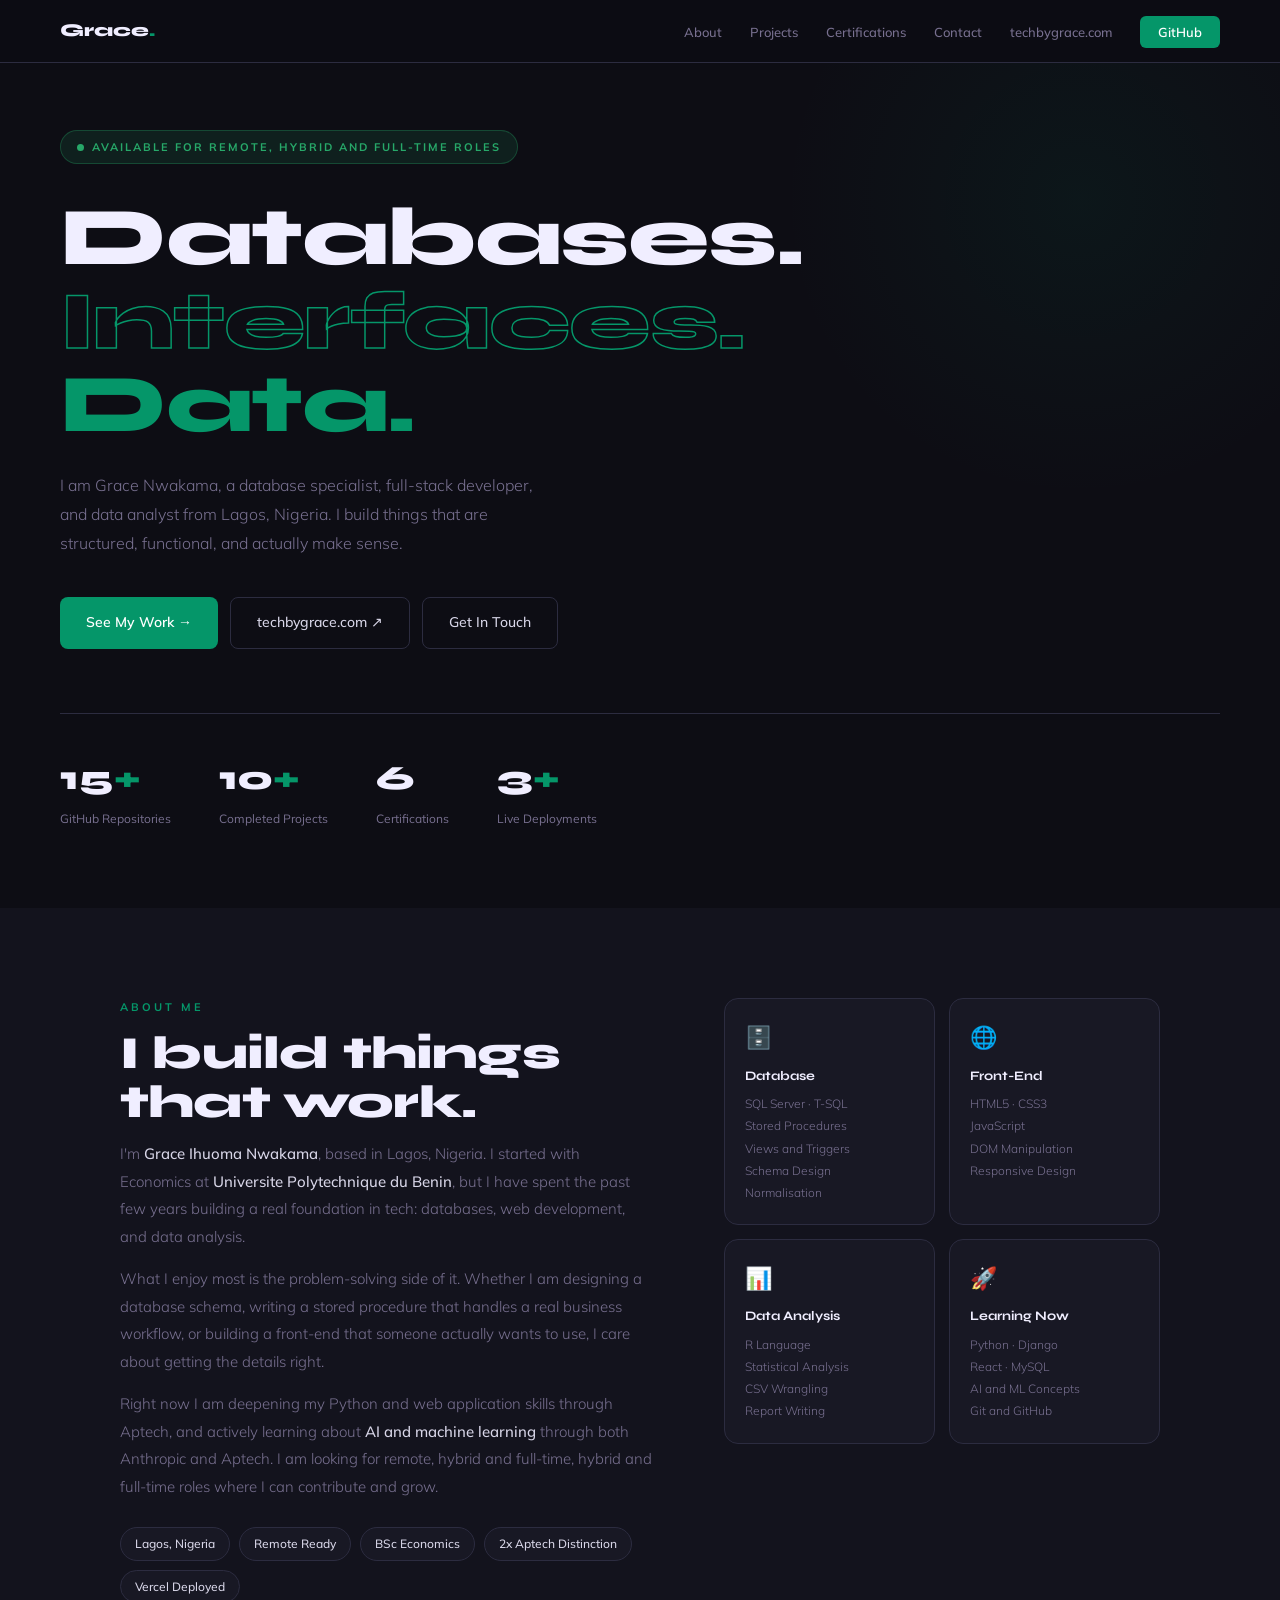
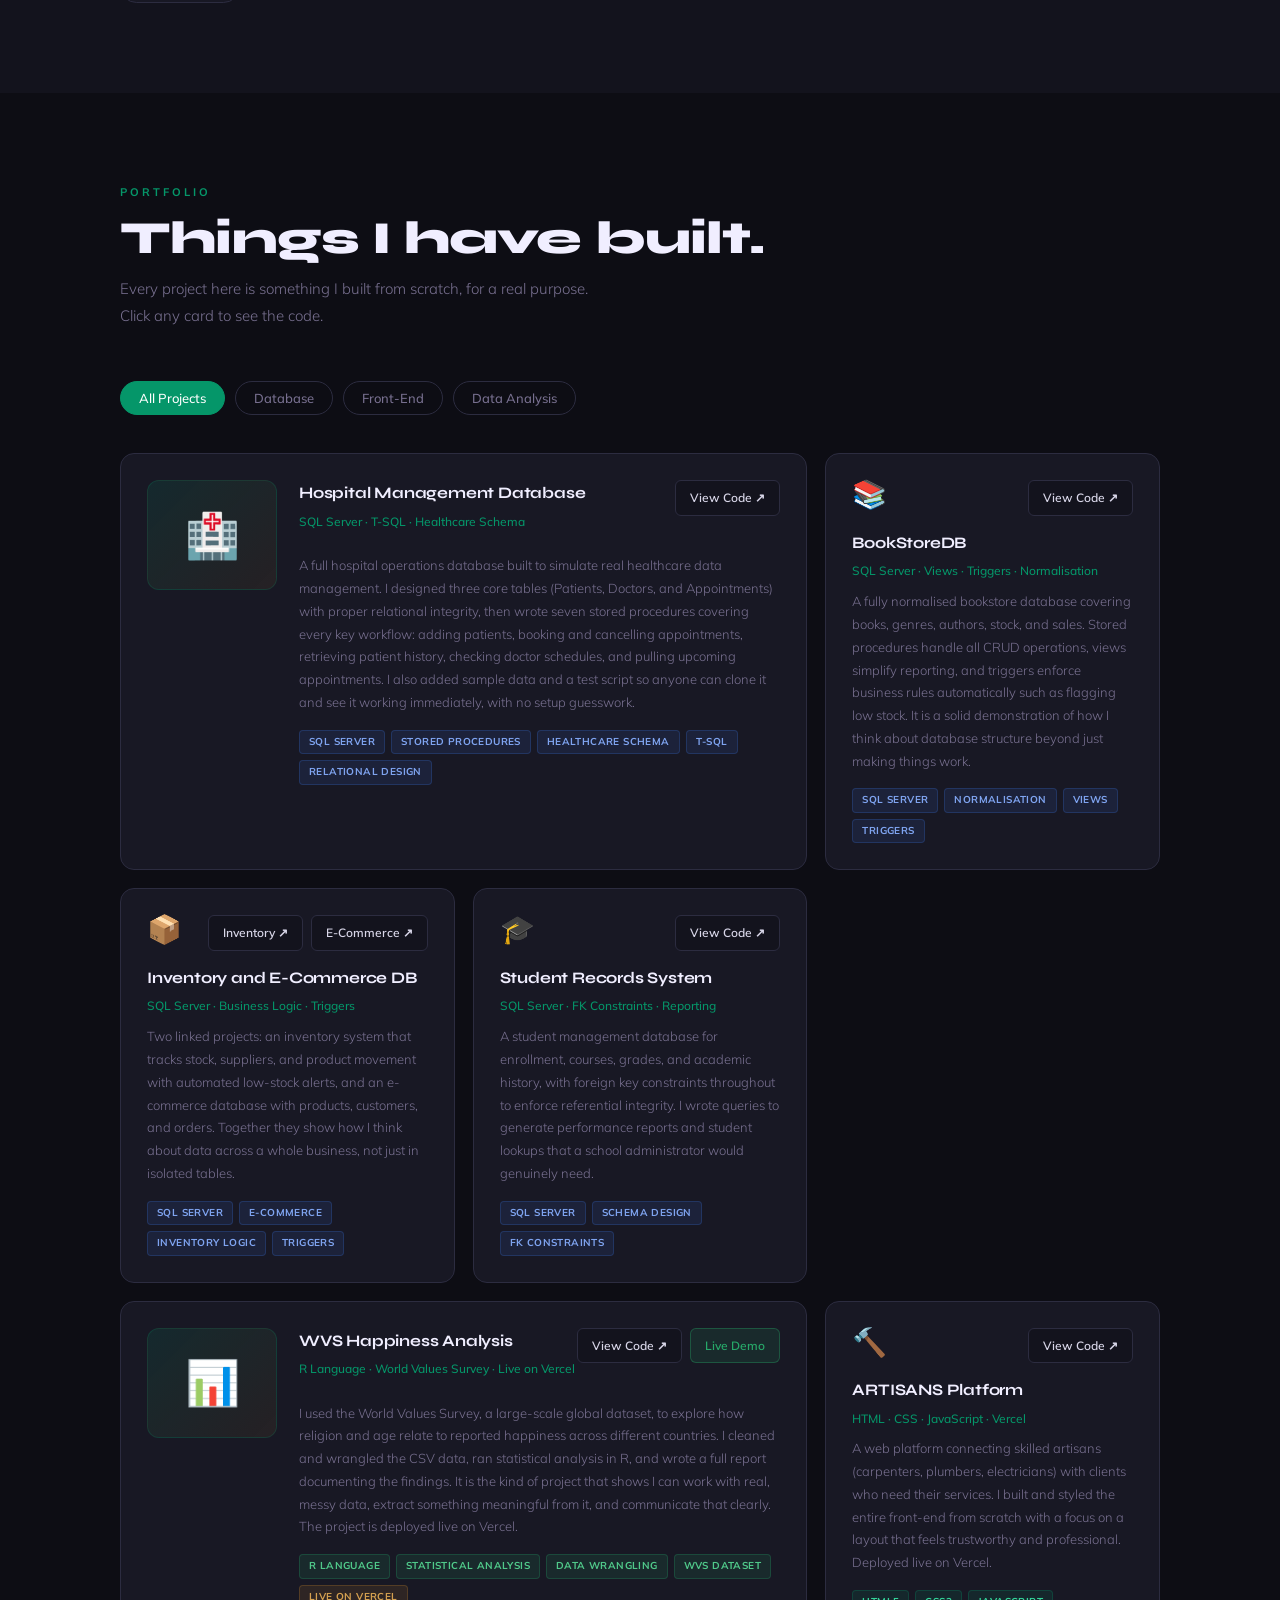
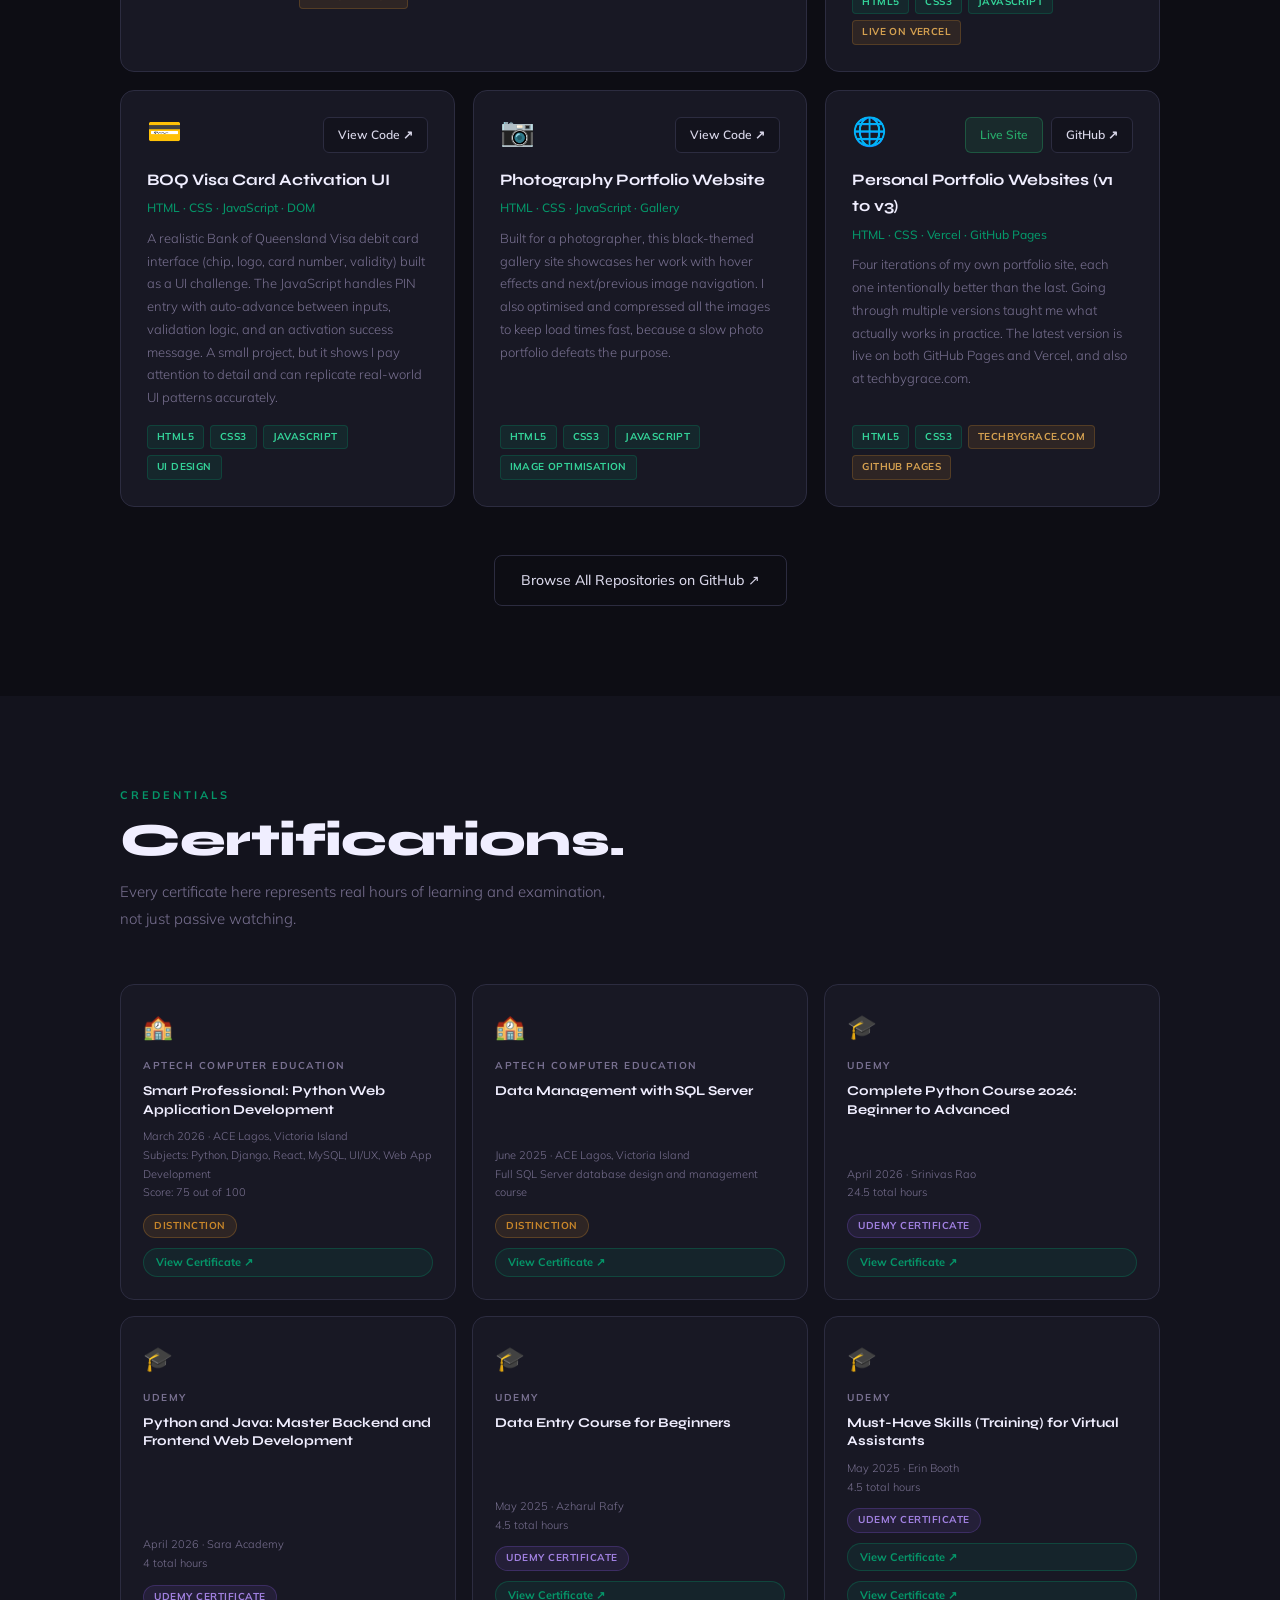
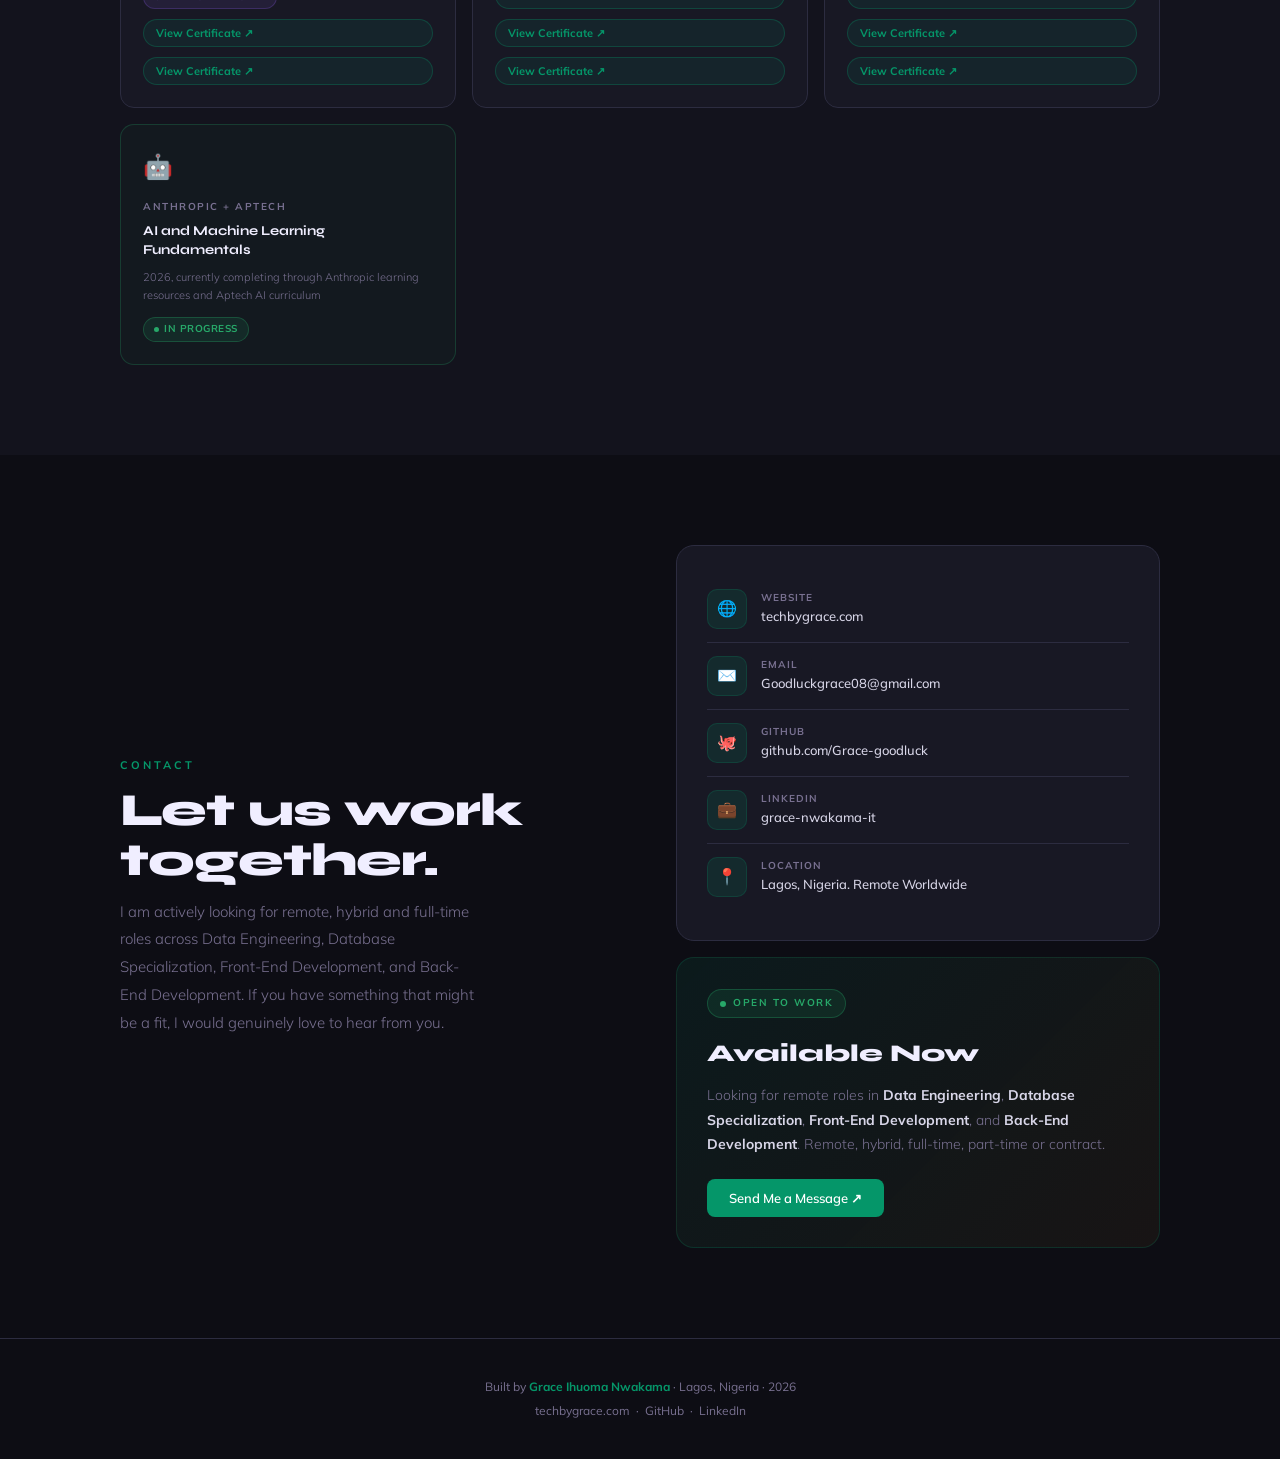
<file: porfolio.html>
<!DOCTYPE html>
<html lang="en">
<head>
<meta charset="UTF-8">
<meta name="viewport" content="width=device-width, initial-scale=1.0">
<title>Grace Nwakama Portfolio</title>
<link href="https://fonts.googleapis.com/css2?family=Syne:wght@400;700;800&family=Mulish:wght@300;400;500;600&display=swap" rel="stylesheet">
<style>
*,*::before,*::after{margin:0;padding:0;box-sizing:border-box;}

:root{
  --bg: #0d0d14;
  --surface: #13131d;
  --card: #181824;
  --card2: #1e1e2c;
  --border: #2c2c40;
  --accent: #059669;
  --accent-dim: rgba(5,150,105,0.15);
  --gold: #c8862a;
  --green: #27a869;
  --green-dim: rgba(39,168,105,0.12);
  --blue: #3a6fd8;
  --text: #d8d6e8;
  --muted: #787090;
  --white: #f0eeff;
  --fd: 'Syne', sans-serif;
  --fb: 'Mulish', sans-serif;
  --rad: 14px;
}

html { scroll-behavior: smooth; }

body {
  font-family: var(--fb);
  background-color: var(--bg);
  color: var(--text);
  line-height: 1.65;
  overflow-x: hidden;
}

/* ── NAV ── */
nav {
  position: fixed; top: 0; left: 0; right: 0; z-index: 200;
  display: flex; justify-content: space-between; align-items: center;
  padding: 16px 60px;
  background-color: rgba(13,13,20,0.95);
  border-bottom: 1px solid var(--border);
}
.logo { font-family: var(--fd); font-weight: 800; font-size: 18px; color: var(--white); text-decoration: none; }
.logo em { color: var(--accent); font-style: normal; }
.nav-links { display: flex; gap: 28px; list-style: none; align-items: center; }
.nav-links a { color: var(--muted); text-decoration: none; font-size: 13px; font-weight: 500; transition: color 0.2s; }
.nav-links a:hover { color: var(--white); }
.nav-btn { background: var(--accent) !important; color: white !important; padding: 8px 18px; border-radius: 6px; font-weight: 600 !important; }
.nav-btn:hover { opacity: 0.85; }

/* ── HERO ── */
#hero {
  min-height: 100vh;
  display: flex; flex-direction: column; justify-content: center;
  padding: 130px 60px 80px;
  position: relative;
  background-color: var(--bg);
}
.hero-glow {
  position: absolute; pointer-events: none; border-radius: 50%;
  width: 600px; height: 600px;
  background: radial-gradient(circle, rgba(5,150,105,0.07) 0%, transparent 70%);
  top: -100px; right: -100px;
}

.avail-badge {
  display: inline-flex; align-items: center; gap: 8px;
  background-color: var(--green-dim);
  border: 1px solid rgba(39,168,105,0.3);
  color: var(--green);
  font-size: 11px; font-weight: 700; letter-spacing: 2px; text-transform: uppercase;
  padding: 7px 16px; border-radius: 100px;
  margin-bottom: 32px; width: fit-content;
}
.avail-badge::before {
  content: ''; width: 7px; height: 7px;
  background: var(--green); border-radius: 50%;
  animation: blink 2s infinite;
}
@keyframes blink { 0%,100%{opacity:1;} 50%{opacity:0.3;} }

h1 {
  font-family: var(--fd);
  font-size: clamp(46px, 7vw, 82px);
  font-weight: 800;
  line-height: 1.02;
  letter-spacing: -1.5px;
  color: var(--white);
  max-width: 800px;
  margin-bottom: 24px;
}
h1 .line-outline {
  color: transparent;
  -webkit-text-stroke: 1.5px var(--accent);
}
h1 .line-accent { color: var(--accent); }

.hero-sub {
  font-size: 16px; color: var(--muted); font-weight: 300;
  max-width: 480px; line-height: 1.8; margin-bottom: 40px;
}

.hero-btns { display: flex; gap: 12px; flex-wrap: wrap; margin-bottom: 64px; }

.btn-fill {
  display: inline-flex; align-items: center; gap: 8px;
  background: var(--accent); color: white;
  text-decoration: none; padding: 13px 26px; border-radius: 8px;
  font-weight: 600; font-size: 14px; font-family: var(--fb);
  transition: opacity 0.2s, transform 0.2s;
}
.btn-fill:hover { opacity: 0.88; transform: translateY(-2px); }

.btn-ghost {
  display: inline-flex; align-items: center; gap: 8px;
  background: transparent; color: var(--text);
  text-decoration: none; padding: 13px 26px; border-radius: 8px;
  font-weight: 500; font-size: 14px; font-family: var(--fb);
  border: 1px solid var(--border);
  transition: border-color 0.2s, color 0.2s;
}
.btn-ghost:hover { border-color: var(--accent); color: var(--accent); }

.hero-stats {
  display: flex; gap: 48px; flex-wrap: wrap;
  padding-top: 36px; border-top: 1px solid var(--border);
}
.stat-num { font-family: var(--fd); font-size: 34px; font-weight: 800; color: var(--white); }
.stat-num span { color: var(--accent); }
.stat-label { font-size: 12px; color: var(--muted); margin-top: 3px; }

/* ── SECTION COMMONS ── */
.sec-dark { background-color: var(--surface); padding: 90px 0; }
.sec-main { background-color: var(--bg); padding: 90px 0; }
.wrap { max-width: 1160px; margin: 0 auto; padding: 0 60px; }

.eyebrow {
  font-size: 11px; font-weight: 700; letter-spacing: 3px;
  text-transform: uppercase; color: var(--accent); margin-bottom: 12px;
}
h2 {
  font-family: var(--fd);
  font-size: clamp(30px, 4.5vw, 46px);
  font-weight: 800; color: var(--white);
  letter-spacing: -0.8px; line-height: 1.08;
  margin-bottom: 12px;
}
.sec-sub {
  font-size: 15px; color: var(--muted); max-width: 500px;
  font-weight: 300; line-height: 1.8; margin-bottom: 52px;
}

/* ── ABOUT ── */
.about-grid { display: grid; grid-template-columns: 1.1fr 0.9fr; gap: 72px; align-items: start; }
.about-text p { font-size: 15px; color: var(--muted); line-height: 1.85; margin-bottom: 14px; font-weight: 300; }
.about-text strong { color: var(--text); font-weight: 500; }
.chips { display: flex; flex-wrap: wrap; gap: 9px; margin-top: 26px; }
.chip {
  background: var(--card); border: 1px solid var(--border);
  color: var(--text); padding: 6px 14px; border-radius: 100px;
  font-size: 12px; font-weight: 500;
}

.skill-grid { display: grid; grid-template-columns: 1fr 1fr; gap: 14px; }
.sk {
  background: var(--card); border: 1px solid var(--border);
  border-radius: var(--rad); padding: 20px;
  transition: border-color 0.25s, transform 0.25s;
}
.sk:hover { border-color: rgba(5,150,105,0.4); transform: translateY(-2px); }
.sk-ico { font-size: 22px; margin-bottom: 10px; }
.sk-name { font-family: var(--fd); font-size: 13px; font-weight: 700; color: var(--white); margin-bottom: 6px; }
.sk-list { font-size: 12px; color: var(--muted); line-height: 1.85; font-weight: 300; }

/* ── FILTER BAR ── */
.filter-bar { display: flex; gap: 10px; margin-bottom: 38px; flex-wrap: wrap; }
.fb {
  background: transparent; border: 1px solid var(--border);
  color: var(--muted); padding: 8px 18px; border-radius: 100px;
  font-size: 13px; font-weight: 500; cursor: pointer;
  font-family: var(--fb); transition: all 0.2s;
}
.fb:hover { border-color: var(--accent); color: var(--text); }
.fb.on { background: var(--accent); border-color: var(--accent); color: white; }

/* ── PROJECT GRID ── */
.pg { display: grid; grid-template-columns: repeat(3, 1fr); gap: 18px; }

.pc {
  background: var(--card);
  border: 1px solid var(--border);
  border-radius: var(--rad);
  padding: 26px;
  display: flex; flex-direction: column;
  transition: border-color 0.25s, transform 0.25s, background 0.25s;
}
.pc:hover {
  border-color: rgba(5,150,105,0.4);
  background: var(--card2);
  transform: translateY(-4px);
}

.pc.feat { grid-column: span 2; }
.pc.feat .feat-inner { display: flex; gap: 22px; align-items: flex-start; }
.pc.feat .feat-icon {
  width: 130px; height: 110px; flex-shrink: 0;
  background: linear-gradient(135deg, rgba(5,150,105,0.14), rgba(200,134,42,0.08));
  border: 1px solid rgba(5,150,105,0.2);
  border-radius: 12px;
  display: flex; align-items: center; justify-content: center; font-size: 44px;
}

.pc-top { display: flex; justify-content: space-between; align-items: flex-start; margin-bottom: 14px; }
.pc-emoji { font-size: 28px; line-height: 1; }
.pc-btns { display: flex; gap: 8px; flex-wrap: wrap; }

/* ─ CARD BUTTONS ─ */
.cb {
  display: inline-flex; align-items: center; gap: 5px;
  padding: 7px 14px; border-radius: 6px;
  font-size: 12px; font-weight: 600; font-family: var(--fb);
  text-decoration: none; white-space: nowrap;
  transition: all 0.2s; cursor: pointer; border: none;
}
.cb-code {
  background: var(--surface);
  border: 1px solid var(--border);
  color: var(--text);
}
.cb-code:hover { background: var(--accent); border-color: var(--accent); color: white; }
.cb-live {
  background: var(--green-dim);
  border: 1px solid rgba(39,168,105,0.35);
  color: var(--green);
}
.cb-live:hover { background: var(--green); border-color: var(--green); color: white; }

.pc-name { font-family: var(--fd); font-size: 16px; font-weight: 700; color: var(--white); margin-bottom: 5px; letter-spacing: -0.2px; }
.pc-stack { font-size: 12px; color: var(--accent); font-weight: 500; margin-bottom: 9px; }
.pc-desc { font-size: 13px; color: var(--muted); line-height: 1.75; font-weight: 300; flex: 1; margin-bottom: 16px; }
.pc-tags { display: flex; flex-wrap: wrap; gap: 6px; margin-top: auto; }
.pt { font-size: 10px; font-weight: 700; padding: 3px 9px; border-radius: 4px; letter-spacing: 0.4px; text-transform: uppercase; }
.pt-db { background: rgba(58,111,216,0.12); border: 1px solid rgba(58,111,216,0.25); color: #7fa4f0; }
.pt-fe { background: rgba(5,150,105,0.12); border: 1px solid rgba(5,150,105,0.25); color: #34d399; }
.pt-data { background: rgba(39,168,105,0.12); border: 1px solid rgba(39,168,105,0.25); color: #50c98a; }
.pt-live { background: rgba(200,134,42,0.12); border: 1px solid rgba(200,134,42,0.25); color: #d4a050; }

/* ── CERTIFICATIONS ── */
.certs-grid { display: grid; grid-template-columns: repeat(3, 1fr); gap: 16px; }

.cert {
  background: var(--card); border: 1px solid var(--border);
  border-radius: var(--rad); padding: 22px;
  display: flex; flex-direction: column;
  transition: border-color 0.25s, transform 0.25s;
}
.cert:hover { border-color: rgba(5,150,105,0.35); transform: translateY(-2px); }
.cert.inprog { border-color: rgba(39,168,105,0.25); background: rgba(39,168,105,0.04); }

.cert-ico { font-size: 24px; margin-bottom: 12px; }
.cert-platform { font-size: 10px; font-weight: 700; letter-spacing: 1.5px; text-transform: uppercase; color: var(--muted); margin-bottom: 7px; }
.cert-name { font-family: var(--fd); font-size: 13.5px; font-weight: 700; color: var(--white); line-height: 1.38; margin-bottom: 8px; flex: 1; }
.cert-meta { font-size: 11px; color: var(--muted); font-weight: 300; line-height: 1.7; margin-bottom: 12px; }

.pill {
  display: inline-flex; align-items: center; gap: 5px;
  font-size: 10px; font-weight: 700; padding: 3px 10px;
  border-radius: 100px; text-transform: uppercase; letter-spacing: 0.5px;
  align-self: flex-start;
}
.pill-gold { background: rgba(200,134,42,0.12); border: 1px solid rgba(200,134,42,0.3); color: var(--gold); }
.pill-purple { background: rgba(120,80,200,0.12); border: 1px solid rgba(120,80,200,0.3); color: #a080e0; }
.pill-green { background: var(--green-dim); border: 1px solid rgba(39,168,105,0.3); color: var(--green); }
.pill-green::before { content: ''; width: 5px; height: 5px; background: var(--green); border-radius: 50%; animation: blink 2s infinite; }

/* ── CONTACT ── */
.contact-grid { display: grid; grid-template-columns: 1fr 1fr; gap: 72px; align-items: center; }

.contact-card {
  background: var(--card); border: 1px solid var(--border);
  border-radius: 18px; padding: 30px;
}
.clink {
  display: flex; align-items: center; gap: 14px;
  padding: 13px 0; border-bottom: 1px solid var(--border);
  text-decoration: none; transition: all 0.2s;
}
.clink:last-child { border-bottom: none; }
.clink:hover .clink-label { color: var(--accent); }
.clink-ico {
  width: 40px; height: 40px;
  background: var(--accent-dim); border: 1px solid rgba(5,150,105,0.2);
  border-radius: 10px; display: flex; align-items: center;
  justify-content: center; font-size: 16px; flex-shrink: 0;
  transition: background 0.2s;
}
.clink:hover .clink-ico { background: var(--accent); }
.clink-type { font-size: 10px; font-weight: 700; letter-spacing: 1px; text-transform: uppercase; color: var(--muted); }
.clink-label { font-size: 13px; font-weight: 500; color: var(--text); transition: color 0.2s; }

.otw {
  background: linear-gradient(135deg, rgba(5,150,105,0.1), rgba(200,134,42,0.06));
  border: 1px solid rgba(5,150,105,0.2);
  border-radius: 18px; padding: 30px;
}
.otw-badge {
  display: inline-flex; align-items: center; gap: 7px;
  background: var(--green-dim); border: 1px solid rgba(39,168,105,0.3);
  color: var(--green); font-size: 10px; font-weight: 700; letter-spacing: 1.5px;
  text-transform: uppercase; padding: 5px 12px; border-radius: 100px; margin-bottom: 16px;
}
.otw-badge::before { content: ''; width: 6px; height: 6px; background: var(--green); border-radius: 50%; animation: blink 2s infinite; }
.otw-title { font-family: var(--fd); font-size: 24px; font-weight: 800; color: var(--white); margin-bottom: 10px; }
.otw-body { font-size: 14px; color: var(--muted); line-height: 1.75; font-weight: 300; margin-bottom: 22px; }

/* ── FOOTER ── */
footer {
  text-align: center; padding: 36px 60px;
  border-top: 1px solid var(--border);
  color: var(--muted); font-size: 12px; line-height: 2;
}
footer a { color: var(--muted); text-decoration: none; }
footer a:hover { color: var(--accent); }
footer strong { color: var(--accent); }

/* ── RESPONSIVE ── */
@media (max-width: 900px) {
  nav { padding: 14px 20px; }
  .nav-links li:not(:last-child) { display: none; }
  #hero, .wrap { padding-left: 20px; padding-right: 20px; }
  #hero { padding-top: 100px; }
  .hero-stats { gap: 24px; }
  .about-grid, .contact-grid { grid-template-columns: 1fr; gap: 40px; }
  .skill-grid { grid-template-columns: 1fr 1fr; }
  .pg { grid-template-columns: 1fr; }
  .pc.feat { grid-column: span 1; }
  .pc.feat .feat-inner { flex-direction: column; }
  .pc.feat .feat-icon { width: 100%; height: 80px; }
  .certs-grid { grid-template-columns: 1fr 1fr; }
  footer { padding: 28px 20px; }
}
</style>
</head>
<body>

<!-- NAV -->
<nav>
  <a class="logo" href="#hero">Grace<em>.</em></a>
  <ul class="nav-links">
    <li><a href="#about">About</a></li>
    <li><a href="#projects">Projects</a></li>
    <li><a href="#certifications">Certifications</a></li>
    <li><a href="#contact">Contact</a></li>
    <li><a href="https://techbygrace.com" target="_blank">techbygrace.com</a></li>
    <li><a href="https://github.com/Grace-goodluck" target="_blank" class="nav-btn">GitHub</a></li>
  </ul>
</nav>

<!-- HERO -->
<section id="hero">
  <div class="hero-glow"></div>
  <div class="avail-badge">Available for Remote, Hybrid and Full-Time Roles</div>

  <h1>
    Databases.<br>
    <span class="line-outline">Interfaces.</span><br>
    <span class="line-accent">Data.</span>
  </h1>

  <p class="hero-sub">
    I am Grace Nwakama, a database specialist, full-stack developer, and data analyst from Lagos, Nigeria. I build things that are structured, functional, and actually make sense.
  </p>

  <div class="hero-btns">
    <a href="#projects" class="btn-fill">See My Work &rarr;</a>
    <a href="https://techbygrace.com" target="_blank" class="btn-ghost">techbygrace.com &nearr;</a>
    <a href="#contact" class="btn-ghost">Get In Touch</a>
  </div>

  <div class="hero-stats">
    <div>
      <div class="stat-num">15<span>+</span></div>
      <div class="stat-label">GitHub Repositories</div>
    </div>
    <div>
      <div class="stat-num">10<span>+</span></div>
      <div class="stat-label">Completed Projects</div>
    </div>
    <div>
      <div class="stat-num">6</div>
      <div class="stat-label">Certifications</div>
    </div>
    <div>
      <div class="stat-num">3<span>+</span></div>
      <div class="stat-label">Live Deployments</div>
    </div>
  </div>
</section>

<!-- ABOUT -->
<div id="about" class="sec-dark">
<div class="wrap">
  <div class="about-grid">
    <div class="about-text">
      <div class="eyebrow">About Me</div>
      <h2>I build things<br>that work.</h2>
      <p>I'm <strong>Grace Ihuoma Nwakama</strong>, based in Lagos, Nigeria. I started with Economics at <strong>Universite Polytechnique du Benin</strong>, but I have spent the past few years building a real foundation in tech: databases, web development, and data analysis.</p>
      <p>What I enjoy most is the problem-solving side of it. Whether I am designing a database schema, writing a stored procedure that handles a real business workflow, or building a front-end that someone actually wants to use, I care about getting the details right.</p>
      <p>Right now I am deepening my Python and web application skills through Aptech, and actively learning about <strong>AI and machine learning</strong> through both Anthropic and Aptech. I am looking for remote, hybrid and full-time, hybrid and full-time roles where I can contribute and grow.</p>
      <div class="chips">
        <span class="chip">Lagos, Nigeria</span>
        <span class="chip">Remote Ready</span>
        <span class="chip">BSc Economics</span>
        <span class="chip">2x Aptech Distinction</span>
        <span class="chip">Vercel Deployed</span>
      </div>
    </div>
    <div class="skill-grid">
      <div class="sk"><div class="sk-ico">🗄️</div><div class="sk-name">Database</div><div class="sk-list">SQL Server · T-SQL<br>Stored Procedures<br>Views and Triggers<br>Schema Design<br>Normalisation</div></div>
      <div class="sk"><div class="sk-ico">🌐</div><div class="sk-name">Front-End</div><div class="sk-list">HTML5 · CSS3<br>JavaScript<br>DOM Manipulation<br>Responsive Design</div></div>
      <div class="sk"><div class="sk-ico">📊</div><div class="sk-name">Data Analysis</div><div class="sk-list">R Language<br>Statistical Analysis<br>CSV Wrangling<br>Report Writing</div></div>
      <div class="sk"><div class="sk-ico">🚀</div><div class="sk-name">Learning Now</div><div class="sk-list">Python · Django<br>React · MySQL<br>AI and ML Concepts<br>Git and GitHub</div></div>
    </div>
  </div>
</div>
</div>

<!-- PROJECTS -->
<div id="projects" class="sec-main">
<div class="wrap">
  <div class="eyebrow">Portfolio</div>
  <h2>Things I have built.</h2>
  <p class="sec-sub">Every project here is something I built from scratch, for a real purpose. Click any card to see the code.</p>

  <div class="filter-bar">
    <button class="fb on" onclick="filter('all',this)">All Projects</button>
    <button class="fb" onclick="filter('db',this)">Database</button>
    <button class="fb" onclick="filter('fe',this)">Front-End</button>
    <button class="fb" onclick="filter('data',this)">Data Analysis</button>
  </div>

  <div class="pg" id="pg">

    <!-- FEATURED: Hospital DB -->
    <div class="pc feat" data-c="db">
      <div class="feat-inner">
        <div class="feat-icon">🏥</div>
        <div style="flex:1;">
          <div class="pc-top">
            <div>
              <div class="pc-name">Hospital Management Database</div>
              <div class="pc-stack">SQL Server · T-SQL · Healthcare Schema</div>
            </div>
            <div class="pc-btns">
              <a class="cb cb-code" href="https://github.com/Grace-goodluck/HospitalManagementDB" target="_blank">View Code &nearr;</a>
            </div>
          </div>
          <p class="pc-desc">A full hospital operations database built to simulate real healthcare data management. I designed three core tables (Patients, Doctors, and Appointments) with proper relational integrity, then wrote seven stored procedures covering every key workflow: adding patients, booking and cancelling appointments, retrieving patient history, checking doctor schedules, and pulling upcoming appointments. I also added sample data and a test script so anyone can clone it and see it working immediately, with no setup guesswork.</p>
          <div class="pc-tags">
            <span class="pt pt-db">SQL Server</span>
            <span class="pt pt-db">Stored Procedures</span>
            <span class="pt pt-db">Healthcare Schema</span>
            <span class="pt pt-db">T-SQL</span>
            <span class="pt pt-db">Relational Design</span>
          </div>
        </div>
      </div>
    </div>

    <!-- BookStoreDB -->
    <div class="pc" data-c="db">
      <div class="pc-top">
        <div class="pc-emoji">📚</div>
        <div class="pc-btns"><a class="cb cb-code" href="https://github.com/Grace-goodluck/BookStoreDB" target="_blank">View Code &nearr;</a></div>
      </div>
      <div class="pc-name">BookStoreDB</div>
      <div class="pc-stack">SQL Server · Views · Triggers · Normalisation</div>
      <p class="pc-desc">A fully normalised bookstore database covering books, genres, authors, stock, and sales. Stored procedures handle all CRUD operations, views simplify reporting, and triggers enforce business rules automatically such as flagging low stock. It is a solid demonstration of how I think about database structure beyond just making things work.</p>
      <div class="pc-tags">
        <span class="pt pt-db">SQL Server</span>
        <span class="pt pt-db">Normalisation</span>
        <span class="pt pt-db">Views</span>
        <span class="pt pt-db">Triggers</span>
      </div>
    </div>

    <!-- Inventory + E-Commerce -->
    <div class="pc" data-c="db">
      <div class="pc-top">
        <div class="pc-emoji">📦</div>
        <div class="pc-btns">
          <a class="cb cb-code" href="https://github.com/Grace-goodluck/InventoryControlSQLProject" target="_blank">Inventory &nearr;</a>
          <a class="cb cb-code" href="https://github.com/Grace-goodluck/E-commerce-Database-SQL" target="_blank">E-Commerce &nearr;</a>
        </div>
      </div>
      <div class="pc-name">Inventory and E-Commerce DB</div>
      <div class="pc-stack">SQL Server · Business Logic · Triggers</div>
      <p class="pc-desc">Two linked projects: an inventory system that tracks stock, suppliers, and product movement with automated low-stock alerts, and an e-commerce database with products, customers, and orders. Together they show how I think about data across a whole business, not just in isolated tables.</p>
      <div class="pc-tags">
        <span class="pt pt-db">SQL Server</span>
        <span class="pt pt-db">E-Commerce</span>
        <span class="pt pt-db">Inventory Logic</span>
        <span class="pt pt-db">Triggers</span>
      </div>
    </div>

    <!-- Student Records -->
    <div class="pc" data-c="db">
      <div class="pc-top">
        <div class="pc-emoji">🎓</div>
        <div class="pc-btns"><a class="cb cb-code" href="https://github.com/Grace-goodluck/StudentRecordsSQLProject" target="_blank">View Code &nearr;</a></div>
      </div>
      <div class="pc-name">Student Records System</div>
      <div class="pc-stack">SQL Server · FK Constraints · Reporting</div>
      <p class="pc-desc">A student management database for enrollment, courses, grades, and academic history, with foreign key constraints throughout to enforce referential integrity. I wrote queries to generate performance reports and student lookups that a school administrator would genuinely need.</p>
      <div class="pc-tags">
        <span class="pt pt-db">SQL Server</span>
        <span class="pt pt-db">Schema Design</span>
        <span class="pt pt-db">FK Constraints</span>
      </div>
    </div>

    <!-- WVS Analysis FEATURED -->
    <div class="pc feat" data-c="data">
      <div class="feat-inner">
        <div class="feat-icon">📊</div>
        <div style="flex:1;">
          <div class="pc-top">
            <div>
              <div class="pc-name">WVS Happiness Analysis</div>
              <div class="pc-stack">R Language · World Values Survey · Live on Vercel</div>
            </div>
            <div class="pc-btns">
              <a class="cb cb-code" href="https://github.com/Grace-goodluck/WVS_happiness-analysis" target="_blank">View Code &nearr;</a>
              <a class="cb cb-live" href="https://wvs-happiness-analysis.vercel.app" target="_blank">Live Demo</a>
            </div>
          </div>
          <p class="pc-desc">I used the World Values Survey, a large-scale global dataset, to explore how religion and age relate to reported happiness across different countries. I cleaned and wrangled the CSV data, ran statistical analysis in R, and wrote a full report documenting the findings. It is the kind of project that shows I can work with real, messy data, extract something meaningful from it, and communicate that clearly. The project is deployed live on Vercel.</p>
          <div class="pc-tags">
            <span class="pt pt-data">R Language</span>
            <span class="pt pt-data">Statistical Analysis</span>
            <span class="pt pt-data">Data Wrangling</span>
            <span class="pt pt-data">WVS Dataset</span>
            <span class="pt pt-live">Live on Vercel</span>
          </div>
        </div>
      </div>
    </div>

    <!-- ARTISANS -->
    <div class="pc" data-c="fe">
      <div class="pc-top">
        <div class="pc-emoji">🔨</div>
        <div class="pc-btns"><a class="cb cb-code" href="https://github.com/Grace-goodluck/ARTISANS-" target="_blank">View Code &nearr;</a></div>
      </div>
      <div class="pc-name">ARTISANS Platform</div>
      <div class="pc-stack">HTML · CSS · JavaScript · Vercel</div>
      <p class="pc-desc">A web platform connecting skilled artisans (carpenters, plumbers, electricians) with clients who need their services. I built and styled the entire front-end from scratch with a focus on a layout that feels trustworthy and professional. Deployed live on Vercel.</p>
      <div class="pc-tags">
        <span class="pt pt-fe">HTML5</span>
        <span class="pt pt-fe">CSS3</span>
        <span class="pt pt-fe">JavaScript</span>
        <span class="pt pt-live">Live on Vercel</span>
      </div>
    </div>

    <!-- Visa Card -->
    <div class="pc" data-c="fe">
      <div class="pc-top">
        <div class="pc-emoji">💳</div>
        <div class="pc-btns"><a class="cb cb-code" href="https://github.com/Grace-goodluck/visa-card-activation" target="_blank">View Code &nearr;</a></div>
      </div>
      <div class="pc-name">BOQ Visa Card Activation UI</div>
      <div class="pc-stack">HTML · CSS · JavaScript · DOM</div>
      <p class="pc-desc">A realistic Bank of Queensland Visa debit card interface (chip, logo, card number, validity) built as a UI challenge. The JavaScript handles PIN entry with auto-advance between inputs, validation logic, and an activation success message. A small project, but it shows I pay attention to detail and can replicate real-world UI patterns accurately.</p>
      <div class="pc-tags">
        <span class="pt pt-fe">HTML5</span>
        <span class="pt pt-fe">CSS3</span>
        <span class="pt pt-fe">JavaScript</span>
        <span class="pt pt-fe">UI Design</span>
      </div>
    </div>

    <!-- Photography -->
    <div class="pc" data-c="fe">
      <div class="pc-top">
        <div class="pc-emoji">📷</div>
        <div class="pc-btns"><a class="cb cb-code" href="https://github.com/Grace-goodluck/Photography_mobileupdated" target="_blank">View Code &nearr;</a></div>
      </div>
      <div class="pc-name">Photography Portfolio Website</div>
      <div class="pc-stack">HTML · CSS · JavaScript · Gallery</div>
      <p class="pc-desc">Built for a photographer, this black-themed gallery site showcases her work with hover effects and next/previous image navigation. I also optimised and compressed all the images to keep load times fast, because a slow photo portfolio defeats the purpose.</p>
      <div class="pc-tags">
        <span class="pt pt-fe">HTML5</span>
        <span class="pt pt-fe">CSS3</span>
        <span class="pt pt-fe">JavaScript</span>
        <span class="pt pt-fe">Image Optimisation</span>
      </div>
    </div>

    <!-- Portfolio sites -->
    <div class="pc" data-c="fe">
      <div class="pc-top">
        <div class="pc-emoji">🌐</div>
        <div class="pc-btns">
          <a class="cb cb-live" href="https://techbygrace.com" target="_blank">Live Site</a>
          <a class="cb cb-code" href="https://github.com/Grace-goodluck/Grace-goodluck.github.io" target="_blank">GitHub &nearr;</a>
        </div>
      </div>
      <div class="pc-name">Personal Portfolio Websites (v1 to v3)</div>
      <div class="pc-stack">HTML · CSS · Vercel · GitHub Pages</div>
      <p class="pc-desc">Four iterations of my own portfolio site, each one intentionally better than the last. Going through multiple versions taught me what actually works in practice. The latest version is live on both GitHub Pages and Vercel, and also at techbygrace.com.</p>
      <div class="pc-tags">
        <span class="pt pt-fe">HTML5</span>
        <span class="pt pt-fe">CSS3</span>
        <span class="pt pt-live">techbygrace.com</span>
        <span class="pt pt-live">GitHub Pages</span>
      </div>
    </div>

  </div><!-- end pg -->

  <div style="text-align:center;margin-top:48px;">
    <a href="https://github.com/Grace-goodluck" target="_blank" class="btn-ghost">Browse All Repositories on GitHub &nearr;</a>
  </div>
</div>
</div>

<!-- CERTIFICATIONS -->
<div id="certifications" class="sec-dark">
<div class="wrap">
  <div class="eyebrow">Credentials</div>
  <h2>Certifications.</h2>
  <p class="sec-sub">Every certificate here represents real hours of learning and examination, not just passive watching.</p>

  <div class="certs-grid">

    <div class="cert">
      <div class="cert-ico">🏫</div>
      <div class="cert-platform">Aptech Computer Education</div>
      <div class="cert-name">Smart Professional: Python Web Application Development</div>
      <div class="cert-meta">March 2026 · ACE Lagos, Victoria Island<br>Subjects: Python, Django, React, MySQL, UI/UX, Web App Development<br>Score: 75 out of 100</div>
      <span class="pill pill-gold">Distinction</span>
          <a href="https://drive.google.com/file/d/1j-6Uyh8hScHeMguj0UTYbAtR9dIFBCGE/view?usp=drivesdk" target="_blank" style="display:inline-flex;align-items:center;gap:5px;margin-top:10px;font-size:11px;font-weight:700;color:#059669;text-decoration:none;background:rgba(5,150,105,0.1);border:1px solid rgba(5,150,105,0.3);padding:4px 12px;border-radius:100px;">View Certificate &nearr;</a>
    </div>

    <div class="cert">
      <div class="cert-ico">🏫</div>
      <div class="cert-platform">Aptech Computer Education</div>
      <div class="cert-name">Data Management with SQL Server</div>
      <div class="cert-meta">June 2025 · ACE Lagos, Victoria Island<br>Full SQL Server database design and management course</div>
      <span class="pill pill-gold">Distinction</span>
          <a href="https://drive.google.com/file/d/1mUeTyFSEmJYVe_BIez62v5AB01f_P6A8/view?usp=drivesdk" target="_blank" style="display:inline-flex;align-items:center;gap:5px;margin-top:10px;font-size:11px;font-weight:700;color:#059669;text-decoration:none;background:rgba(5,150,105,0.1);border:1px solid rgba(5,150,105,0.3);padding:4px 12px;border-radius:100px;">View Certificate &nearr;</a>
    </div>

    <div class="cert">
      <div class="cert-ico">🎓</div>
      <div class="cert-platform">Udemy</div>
      <div class="cert-name">Complete Python Course 2026: Beginner to Advanced</div>
      <div class="cert-meta">April 2026 · Srinivas Rao<br>24.5 total hours</div>
      <span class="pill pill-purple">Udemy Certificate</span>
          <a href="https://ude.my/UC-0f51baed-0dbd-43f7-9681-79aa3f6e2f0e" target="_blank" style="display:inline-flex;align-items:center;gap:5px;margin-top:10px;font-size:11px;font-weight:700;color:#059669;text-decoration:none;background:rgba(5,150,105,0.1);border:1px solid rgba(5,150,105,0.3);padding:4px 12px;border-radius:100px;">View Certificate &nearr;</a>
    </div>

    <div class="cert">
      <div class="cert-ico">🎓</div>
      <div class="cert-platform">Udemy</div>
      <div class="cert-name">Python and Java: Master Backend and Frontend Web Development</div>
      <div class="cert-meta">April 2026 · Sara Academy<br>4 total hours</div>
      <span class="pill pill-purple">Udemy Certificate</span>
          <a href="https://ude.my/UC-0f51baed-0dbd-43f7-9681-79aa3f6e2f0e" target="_blank" style="display:inline-flex;align-items:center;gap:5px;margin-top:10px;font-size:11px;font-weight:700;color:#059669;text-decoration:none;background:rgba(5,150,105,0.1);border:1px solid rgba(5,150,105,0.3);padding:4px 12px;border-radius:100px;">View Certificate &nearr;</a>
          <a href="https://ude.my/UC-002814f6-e1d9-4651-81d4-9d2e7ca4eb3f" target="_blank" style="display:inline-flex;align-items:center;gap:5px;margin-top:10px;font-size:11px;font-weight:700;color:#059669;text-decoration:none;background:rgba(5,150,105,0.1);border:1px solid rgba(5,150,105,0.3);padding:4px 12px;border-radius:100px;">View Certificate &nearr;</a>
    </div>

    <div class="cert">
      <div class="cert-ico">🎓</div>
      <div class="cert-platform">Udemy</div>
      <div class="cert-name">Data Entry Course for Beginners</div>
      <div class="cert-meta">May 2025 · Azharul Rafy<br>4.5 total hours</div>
      <span class="pill pill-purple">Udemy Certificate</span>
          <a href="https://ude.my/UC-ad963cf5-80ae-4e94-9adb-21c85103e974" target="_blank" style="display:inline-flex;align-items:center;gap:5px;margin-top:10px;font-size:11px;font-weight:700;color:#059669;text-decoration:none;background:rgba(5,150,105,0.1);border:1px solid rgba(5,150,105,0.3);padding:4px 12px;border-radius:100px;">View Certificate &nearr;</a>
          <a href="https://ude.my/UC-0f51baed-0dbd-43f7-9681-79aa3f6e2f0e" target="_blank" style="display:inline-flex;align-items:center;gap:5px;margin-top:10px;font-size:11px;font-weight:700;color:#059669;text-decoration:none;background:rgba(5,150,105,0.1);border:1px solid rgba(5,150,105,0.3);padding:4px 12px;border-radius:100px;">View Certificate &nearr;</a>
          <a href="https://ude.my/UC-002814f6-e1d9-4651-81d4-9d2e7ca4eb3f" target="_blank" style="display:inline-flex;align-items:center;gap:5px;margin-top:10px;font-size:11px;font-weight:700;color:#059669;text-decoration:none;background:rgba(5,150,105,0.1);border:1px solid rgba(5,150,105,0.3);padding:4px 12px;border-radius:100px;">View Certificate &nearr;</a>
    </div>

    <div class="cert">
      <div class="cert-ico">🎓</div>
      <div class="cert-platform">Udemy</div>
      <div class="cert-name">Must-Have Skills (Training) for Virtual Assistants</div>
      <div class="cert-meta">May 2025 · Erin Booth<br>4.5 total hours</div>
      <span class="pill pill-purple">Udemy Certificate</span>
          <a href="https://ude.my/UC-7b0cb166-8e14-42ce-ad32-47e17d42e681" target="_blank" style="display:inline-flex;align-items:center;gap:5px;margin-top:10px;font-size:11px;font-weight:700;color:#059669;text-decoration:none;background:rgba(5,150,105,0.1);border:1px solid rgba(5,150,105,0.3);padding:4px 12px;border-radius:100px;">View Certificate &nearr;</a>
          <a href="https://ude.my/UC-ad963cf5-80ae-4e94-9adb-21c85103e974" target="_blank" style="display:inline-flex;align-items:center;gap:5px;margin-top:10px;font-size:11px;font-weight:700;color:#059669;text-decoration:none;background:rgba(5,150,105,0.1);border:1px solid rgba(5,150,105,0.3);padding:4px 12px;border-radius:100px;">View Certificate &nearr;</a>
          <a href="https://ude.my/UC-0f51baed-0dbd-43f7-9681-79aa3f6e2f0e" target="_blank" style="display:inline-flex;align-items:center;gap:5px;margin-top:10px;font-size:11px;font-weight:700;color:#059669;text-decoration:none;background:rgba(5,150,105,0.1);border:1px solid rgba(5,150,105,0.3);padding:4px 12px;border-radius:100px;">View Certificate &nearr;</a>
          <a href="https://ude.my/UC-002814f6-e1d9-4651-81d4-9d2e7ca4eb3f" target="_blank" style="display:inline-flex;align-items:center;gap:5px;margin-top:10px;font-size:11px;font-weight:700;color:#059669;text-decoration:none;background:rgba(5,150,105,0.1);border:1px solid rgba(5,150,105,0.3);padding:4px 12px;border-radius:100px;">View Certificate &nearr;</a>
    </div>

    <div class="cert inprog">
      <div class="cert-ico">🤖</div>
      <div class="cert-platform">Anthropic + Aptech</div>
      <div class="cert-name">AI and Machine Learning Fundamentals</div>
      <div class="cert-meta">2026, currently completing through Anthropic learning resources and Aptech AI curriculum</div>
      <span class="pill pill-green">In Progress</span>
    </div>

  </div>
</div>
</div>

<!-- CONTACT -->
<div id="contact" class="sec-main">
<div class="wrap">
  <div class="contact-grid">
    <div>
      <div class="eyebrow">Contact</div>
      <h2>Let us work<br>together.</h2>
      <p style="font-size:15px;color:var(--muted);font-weight:300;line-height:1.85;max-width:360px;">I am actively looking for remote, hybrid and full-time roles across Data Engineering, Database Specialization, Front-End Development, and Back-End Development. If you have something that might be a fit, I would genuinely love to hear from you.</p>
    </div>
    <div>
      <div class="contact-card" style="margin-bottom:16px;">
        <a class="clink" href="https://techbygrace.com" target="_blank">
          <div class="clink-ico">🌐</div>
          <div><div class="clink-type">Website</div><div class="clink-label">techbygrace.com</div></div>
        </a>
        <a class="clink" href="mailto:Goodluckgrace08@gmail.com">
          <div class="clink-ico">✉️</div>
          <div><div class="clink-type">Email</div><div class="clink-label">Goodluckgrace08@gmail.com</div></div>
        </a>
        <a class="clink" href="https://github.com/Grace-goodluck" target="_blank">
          <div class="clink-ico">🐙</div>
          <div><div class="clink-type">GitHub</div><div class="clink-label">github.com/Grace-goodluck</div></div>
        </a>
        <a class="clink" href="https://www.linkedin.com/in/grace-nwakama-it/" target="_blank">
          <div class="clink-ico">💼</div>
          <div><div class="clink-type">LinkedIn</div><div class="clink-label">grace-nwakama-it</div></div>
        </a>
        <div class="clink" style="cursor:default;">
          <div class="clink-ico">📍</div>
          <div><div class="clink-type">Location</div><div class="clink-label">Lagos, Nigeria. Remote Worldwide</div></div>
        </div>
      </div>
      <div class="otw">
        <div class="otw-badge">Open to Work</div>
        <div class="otw-title">Available Now</div>
        <p class="otw-body">Looking for remote roles in <strong style="color:var(--text);">Data Engineering</strong>, <strong style="color:var(--text);">Database Specialization</strong>, <strong style="color:var(--text);">Front-End Development</strong>, and <strong style="color:var(--text);">Back-End Development</strong>. Remote, hybrid, full-time, part-time or contract.</p>
        <button onclick="sendMessage()" class="btn-fill" style="font-size:13px;padding:11px 22px;border:none;cursor:pointer;">Send Me a Message &nearr;</button>
        <div id="mail-tip" style="display:none;margin-top:12px;background:rgba(39,168,105,0.1);border:1px solid rgba(39,168,105,0.3);border-radius:8px;padding:12px 16px;font-size:13px;color:#50c98a;line-height:1.6;">
          Your email app should have opened. If it did not, you can email me directly at:<br>
          <a href="mailto:Goodluckgrace08@gmail.com" style="color:#50c98a;font-weight:700;word-break:break-all;">Goodluckgrace08@gmail.com</a>
        </div>
      </div>
    </div>
  </div>
</div>
</div>

<footer>
  Built by <strong>Grace Ihuoma Nwakama</strong> · Lagos, Nigeria · 2026<br>
  <a href="https://techbygrace.com" target="_blank">techbygrace.com</a> &nbsp;&middot;&nbsp;
  <a href="https://github.com/Grace-goodluck" target="_blank">GitHub</a> &nbsp;&middot;&nbsp;
  <a href="https://www.linkedin.com/in/grace-nwakama-it/" target="_blank">LinkedIn</a>
</footer>

<script>
function sendMessage() {
  var email = 'Goodluckgrace08@gmail.com';
  var subject = encodeURIComponent('Hello Grace, I found your portfolio');
  var body = encodeURIComponent('Hi Grace,\n\nI came across your portfolio and would love to connect.\n\nBest regards,');
  window.location.href = 'mailto:' + email + '?subject=' + subject + '&body=' + body;
  setTimeout(function() {
    document.getElementById('mail-tip').style.display = 'block';
  }, 800);
}

function filter(cat, btn) {
  document.querySelectorAll('.fb').forEach(b => b.classList.remove('on'));
  btn.classList.add('on');
  document.querySelectorAll('.pc').forEach(card => {
    card.style.display = (cat === 'all' || card.dataset.c === cat) ? '' : 'none';
  });
}

const io = new IntersectionObserver(entries => {
  entries.forEach(e => {
    if (e.isIntersecting) {
      e.target.style.opacity = '1';
      e.target.style.transform = 'translateY(0)';
      io.unobserve(e.target);
    }
  });
}, { threshold: 0.06 });

document.querySelectorAll('.pc, .sk, .cert, .contact-card, .otw').forEach((el, i) => {
  el.style.opacity = '0';
  el.style.transform = 'translateY(16px)';
  el.style.transition = `opacity 0.5s ${i * 55}ms ease, transform 0.5s ${i * 55}ms ease, border-color 0.25s, background 0.25s, transform 0.25s`;
  io.observe(el);
});
</script>

</body>
</html>
</file>
